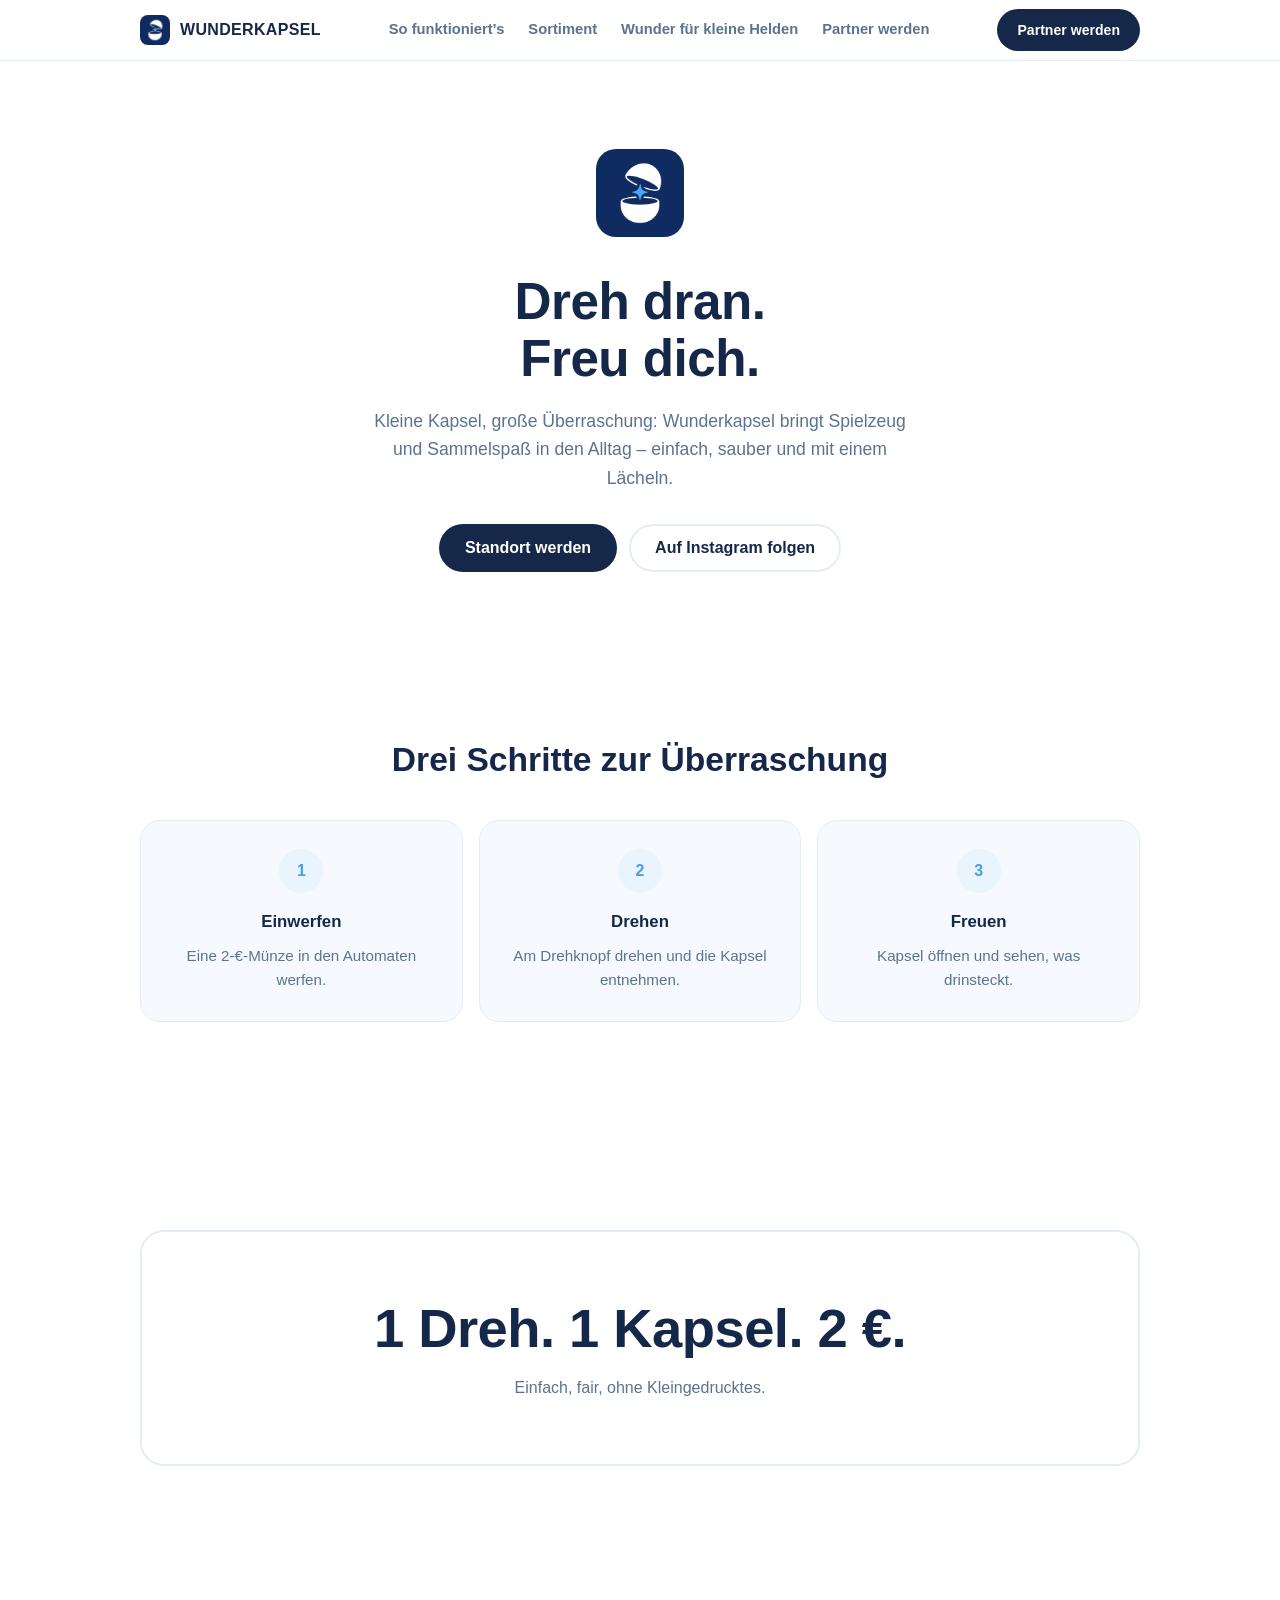
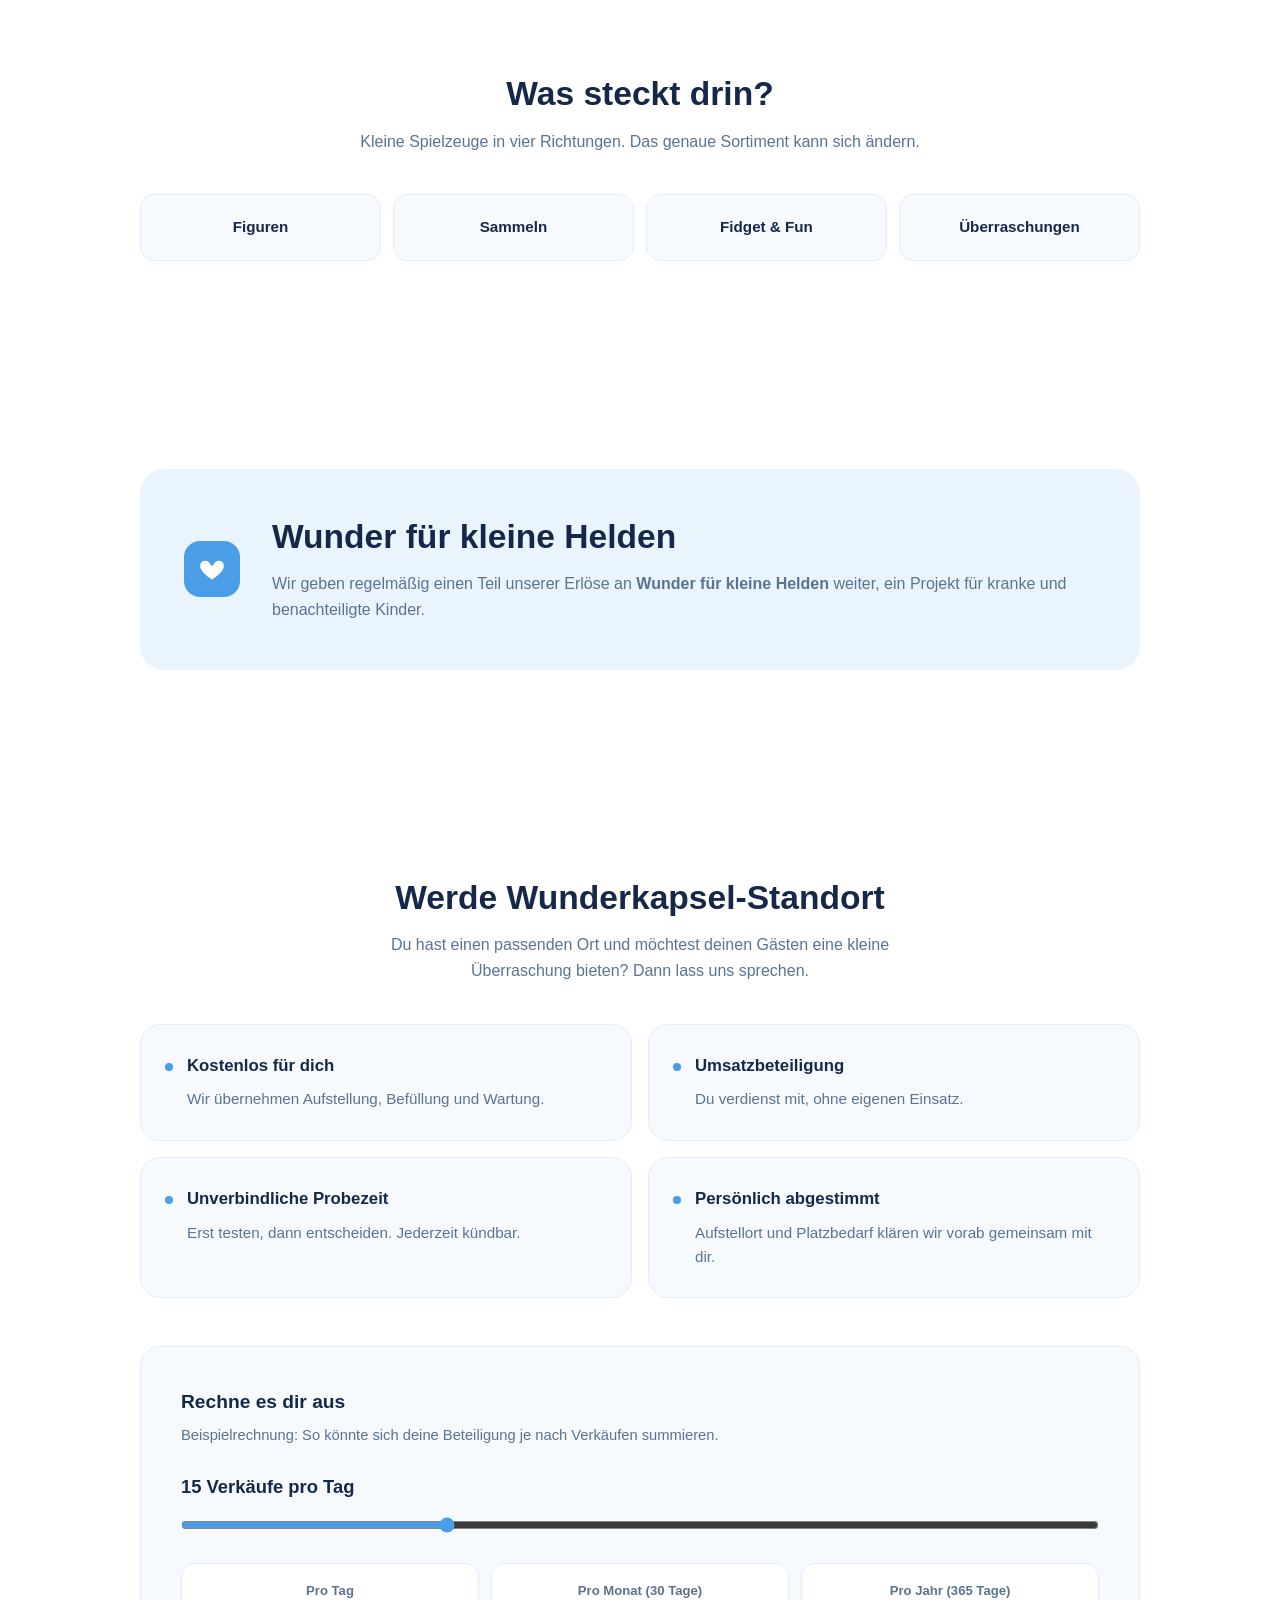
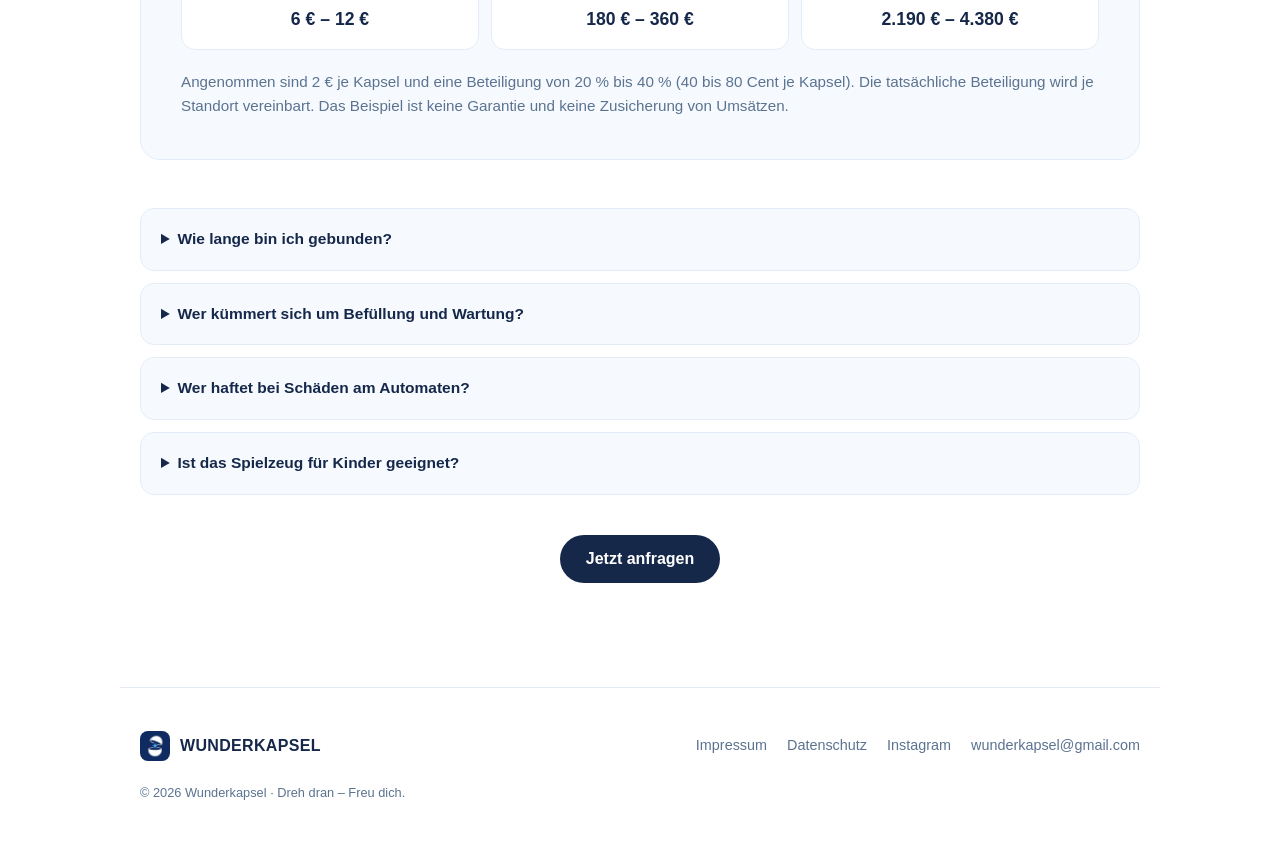
<file: index.html>
<!DOCTYPE html>
<html lang="de">
<head>
<meta charset="UTF-8">
<meta name="viewport" content="width=device-width, initial-scale=1, viewport-fit=cover">
<title>Wunderkapsel – Dreh dran. Freu dich.</title>
<meta name="description" content="Wunderkapsel stellt Spielzeug-Kapselautomaten in Geschäften im Raum Hamburg auf. Für Standorte kostenlos, mit Umsatzbeteiligung.">
<link rel="icon" href="logo.png">
<link rel="stylesheet" href="style.css">
</head>
<body>

<header>
  <div class="bar wrap">
    <a class="brand" href="index.html"><img src="logo.png" alt="">WUNDERKAPSEL</a>
    <nav class="links" aria-label="Hauptnavigation">
      <a href="#funktion">So funktioniert’s</a>
      <a href="#sortiment">Sortiment</a>
      <a href="#helden">Wunder für kleine Helden</a>
      <a href="#partner">Partner werden</a>
    </nav>
    <a class="btn sm" href="#partner">Partner werden</a>
  </div>
</header>

<main>
<section class="hero wrap">
  <img src="logo.png" alt="Wunderkapsel Logo">
  <h1>Dreh dran.<br>Freu dich.</h1>
  <p class="lead">Kleine Kapsel, große Überraschung: Wunderkapsel bringt Spielzeug und Sammelspaß in den Alltag – einfach, sauber und mit einem Lächeln.</p>
  <div class="row">
    <a class="btn" href="#partner">Standort werden</a>
    <a class="btn ghost" href="https://instagram.com/wunderkapsel" target="_blank" rel="noopener">Auf Instagram folgen</a>
  </div>
</section>

<section id="funktion" class="sec wrap">
  <div class="head"><h2>Drei Schritte zur Überraschung</h2></div>
  <div class="steps">
    <div class="card step"><div class="num">1</div><h3>Einwerfen</h3><p>Eine 2-€-Münze in den Automaten werfen.</p></div>
    <div class="card step"><div class="num">2</div><h3>Drehen</h3><p>Am Drehknopf drehen und die Kapsel entnehmen.</p></div>
    <div class="card step"><div class="num">3</div><h3>Freuen</h3><p>Kapsel öffnen und sehen, was drinsteckt.</p></div>
  </div>
</section>

<section class="sec wrap">
  <div class="price">
    <div class="big"><span>1 Dreh.</span> <span>1 Kapsel.</span> <span>2&nbsp;€.</span></div>
    <p>Einfach, fair, ohne Kleingedrucktes.</p>
  </div>
</section>

<section id="sortiment" class="sec wrap">
  <div class="head">
    <h2>Was steckt drin?</h2>
    <p>Kleine Spielzeuge in vier Richtungen. Das genaue Sortiment kann sich ändern.</p>
  </div>
  <div class="chips">
    <div class="chip">Figuren</div>
    <div class="chip">Sammeln</div>
    <div class="chip">Fidget &amp; Fun</div>
    <div class="chip">Überraschungen</div>
  </div>
</section>

<section id="helden" class="sec wrap">
  <div class="helden">
    <div class="mark" aria-hidden="true"><svg width="28" height="28" viewBox="0 0 24 24" fill="#fff"><path d="M12 21s-7.5-4.6-9.6-9.2C.9 8.4 2.6 5 6 5c2.1 0 3.4 1.1 4.2 2.3L12 9.6l1.8-2.3C14.6 6.1 15.9 5 18 5c3.4 0 5.1 3.400 3.600 6.800C19.500 16.400 12 21 12 21z"/></svg></div>
    <div>
      <h2>Wunder für kleine Helden</h2>
      <p>Wir geben regelmäßig einen Teil unserer Erlöse an <strong>Wunder für kleine Helden</strong> weiter, ein Projekt für kranke und benachteiligte Kinder.</p>
    </div>
  </div>
</section>

<section id="partner" class="sec wrap">
  <div class="head">
    <h2>Werde Wunderkapsel-Standort</h2>
    <p>Du hast einen passenden Ort und möchtest deinen Gästen eine kleine Überraschung bieten? Dann lass uns sprechen.</p>
  </div>

  <div class="benefits">
    <div class="card benefit"><div class="dot"></div><div><h3>Kostenlos für dich</h3><p>Wir übernehmen Aufstellung, Befüllung und Wartung.</p></div></div>
    <div class="card benefit"><div class="dot"></div><div><h3>Umsatzbeteiligung</h3><p>Du verdienst mit, ohne eigenen Einsatz.</p></div></div>
    <div class="card benefit"><div class="dot"></div><div><h3>Unverbindliche Probezeit</h3><p>Erst testen, dann entscheiden. Jederzeit kündbar.</p></div></div>
    <div class="card benefit"><div class="dot"></div><div><h3>Persönlich abgestimmt</h3><p>Aufstellort und Platzbedarf klären wir vorab gemeinsam mit dir.</p></div></div>
  </div>

  <div class="card calc">
    <h3>Rechne es dir aus</h3>
    <p class="sub">Beispielrechnung: So könnte sich deine Beteiligung je nach Verkäufen summieren.</p>
    <div class="sv"><span id="n">15</span> Verkäufe pro Tag</div>
    <input type="range" id="s" min="1" max="50" value="15" aria-label="Verkäufe pro Tag">
    <div class="res" aria-live="polite">
      <div class="box"><small>Pro Tag</small><b id="d"></b></div>
      <div class="box"><small>Pro Monat (30 Tage)</small><b id="m"></b></div>
      <div class="box"><small>Pro Jahr (365 Tage)</small><b id="y"></b></div>
    </div>
    <p class="note">Angenommen sind 2&nbsp;€ je Kapsel und eine Beteiligung von 20&nbsp;% bis 40&nbsp;% (40 bis 80 Cent je Kapsel). Die tatsächliche Beteiligung wird je Standort vereinbart. Das Beispiel ist keine Garantie und keine Zusicherung von Umsätzen.</p>
  </div>

  <div class="faq">
    <details><summary>Wie lange bin ich gebunden?</summary><p>Es gibt eine unverbindliche Probezeit. Danach ist die Zusammenarbeit jederzeit kündbar.</p></details>
    <details><summary>Wer kümmert sich um Befüllung und Wartung?</summary><p>Das übernehmen wir. Für dich entsteht kein laufender Aufwand.</p></details>
    <details><summary>Wer haftet bei Schäden am Automaten?</summary><p>Das regeln wir vorab schriftlich im Aufstellvertrag, damit für beide Seiten klar ist, wer wofür einsteht.</p></details>
    <details><summary>Ist das Spielzeug für Kinder geeignet?</summary><p>Wir achten auf eine kindgerechte Auswahl und die gesetzlich vorgeschriebene Kennzeichnung. Kapseln und Kleinteile sind nichts für Kinder unter 3&nbsp;Jahren.</p></details>
  </div>

  <div class="cta"><a class="btn" href="mailto:wunderkapsel@gmail.com?subject=Standortanfrage%20Wunderkapsel">Jetzt anfragen</a></div>
</section>
</main>

<footer class="wrap">
  <div class="foot">
    <a class="brand" href="index.html"><img src="logo.png" alt="">WUNDERKAPSEL</a>
    <div class="foot-links">
      <a href="impressum.html">Impressum</a>
      <a href="datenschutz.html">Datenschutz</a>
      <a href="https://instagram.com/wunderkapsel" target="_blank" rel="noopener">Instagram</a>
      <a href="mailto:wunderkapsel@gmail.com">wunderkapsel@gmail.com</a>
    </div>
  </div>
  <p class="foot-note">© 2026 Wunderkapsel · Dreh dran – Freu dich.</p>
</footer>

<script>
(function(){
  var s=document.getElementById('s');
  function f(x){return x.toLocaleString('de-DE',{maximumFractionDigits:2})+'\u00a0€';}
  function u(){
    var n=parseInt(s.value,10),t=n*2,a=t*0.2,b=t*0.4;
    document.getElementById('n').textContent=n;
    document.getElementById('d').textContent=f(a)+' – '+f(b);
    document.getElementById('m').textContent=f(a*30)+' – '+f(b*30);
    document.getElementById('y').textContent=f(a*365)+' – '+f(b*365);
  }
  s.addEventListener('input',u);u();
})();
</script>
</body>
</html>
</file>
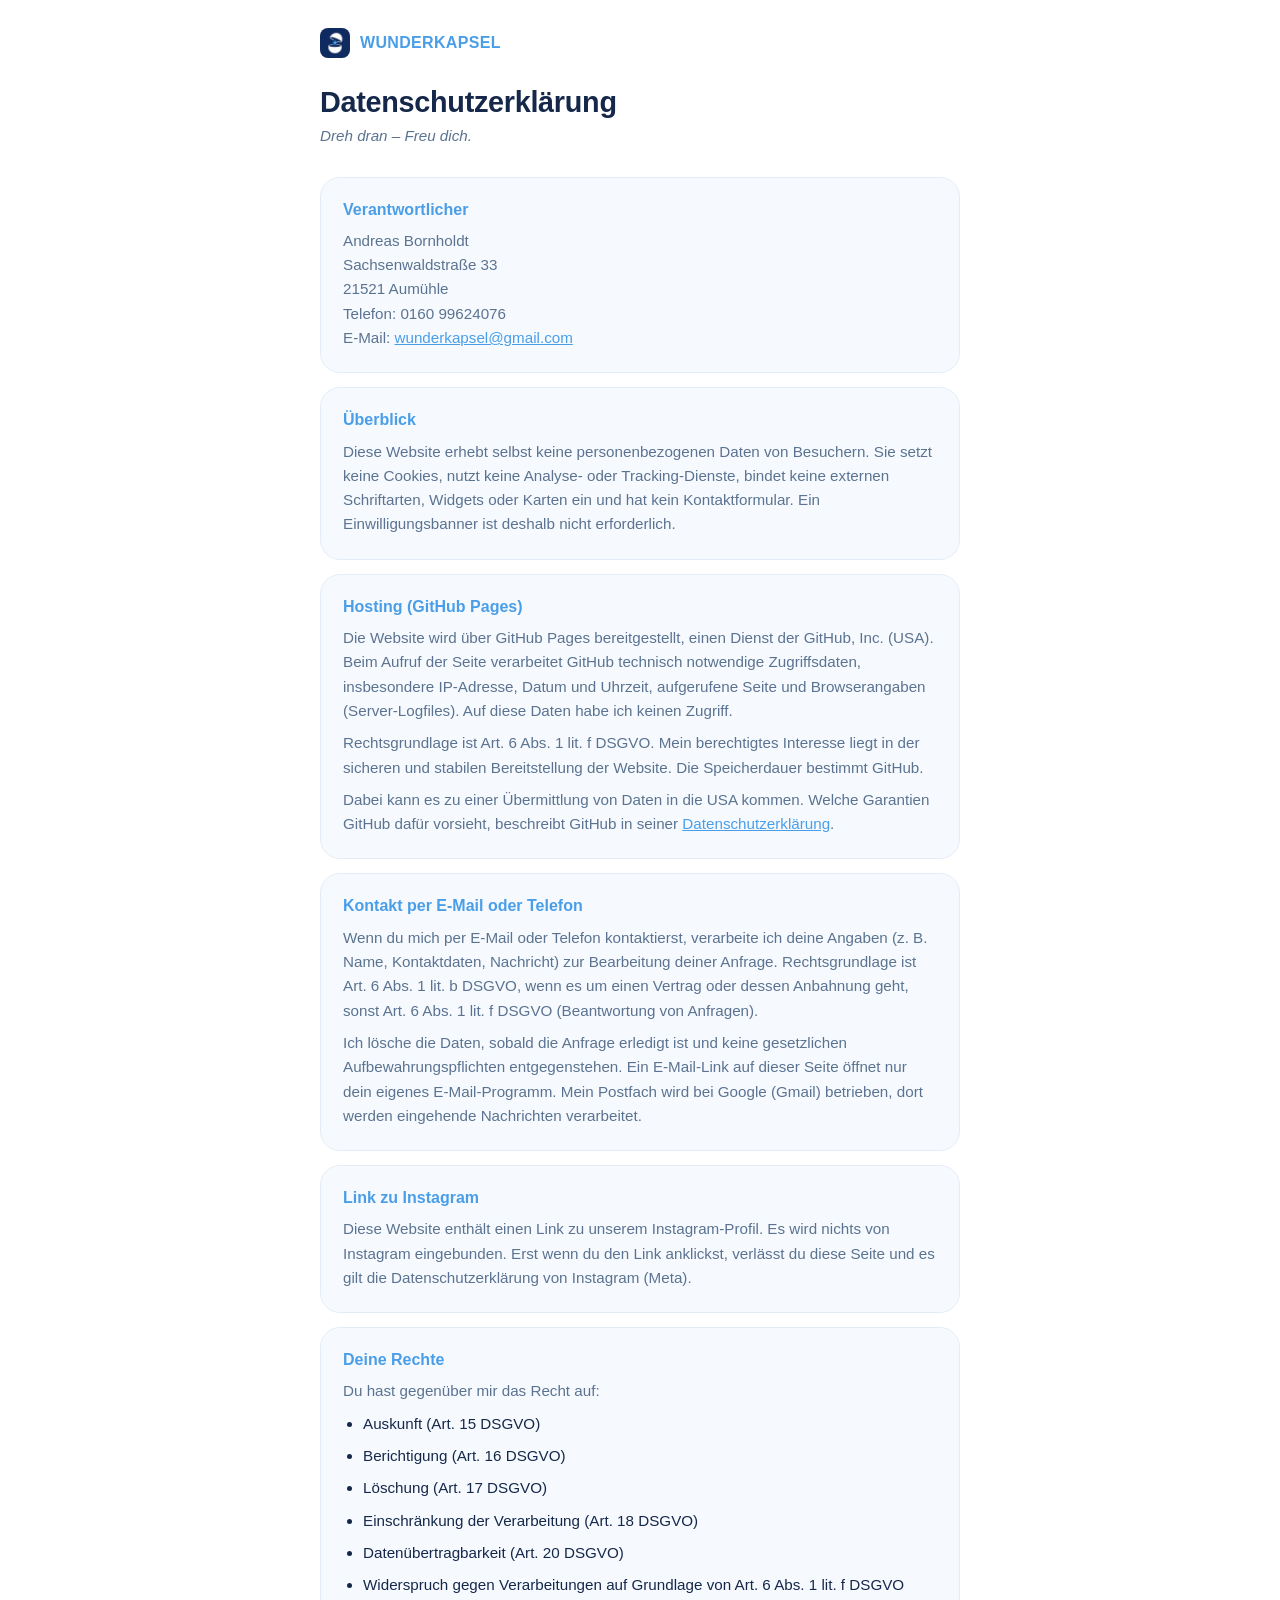
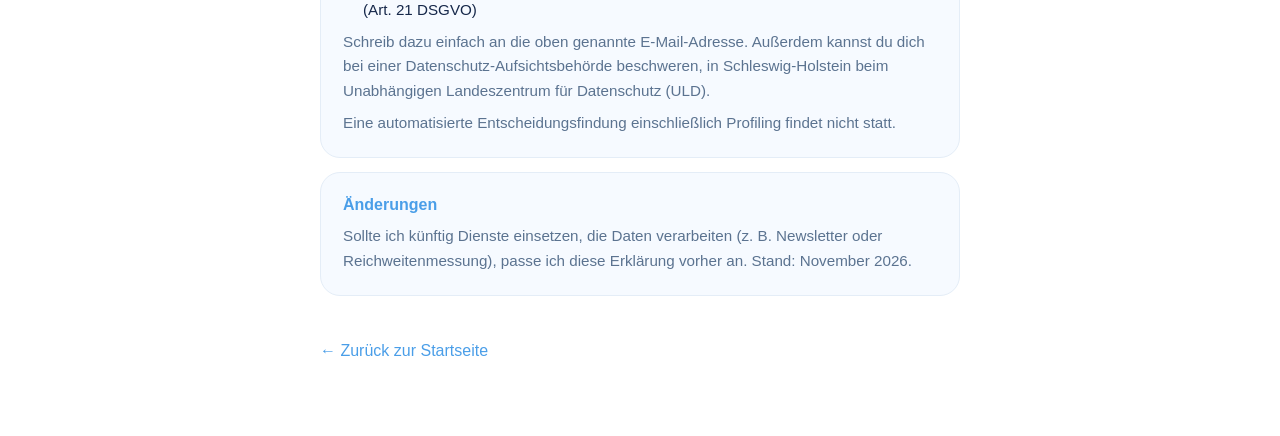
<file: datenschutz.html>
<!DOCTYPE html>
<html lang="de">
<head>
<meta charset="UTF-8">
<meta name="viewport" content="width=device-width, initial-scale=1, viewport-fit=cover">
<title>Datenschutzerklärung – Wunderkapsel</title>
<meta name="robots" content="noindex">
<link rel="icon" href="logo.png">
<link rel="stylesheet" href="style.css">
</head>
<body>
<main class="legal">
  <a class="brand" href="index.html"><img src="logo.png" alt="">WUNDERKAPSEL</a>
  <h1>Datenschutzerklärung</h1>
  <p class="slogan">Dreh dran – Freu dich.</p>

  <section class="card">
    <h2>Verantwortlicher</h2>
    <p>Andreas Bornholdt<br>Sachsenwaldstraße 33<br>21521 Aumühle<br>Telefon: 0160 99624076<br>E-Mail: <a href="mailto:wunderkapsel@gmail.com">wunderkapsel@gmail.com</a></p>
  </section>

  <section class="card">
    <h2>Überblick</h2>
    <p>Diese Website erhebt selbst keine personenbezogenen Daten von Besuchern. Sie setzt keine Cookies, nutzt keine Analyse- oder Tracking-Dienste, bindet keine externen Schriftarten, Widgets oder Karten ein und hat kein Kontaktformular. Ein Einwilligungsbanner ist deshalb nicht erforderlich.</p>
  </section>

  <section class="card">
    <h2>Hosting (GitHub Pages)</h2>
    <p>Die Website wird über GitHub Pages bereitgestellt, einen Dienst der GitHub, Inc. (USA). Beim Aufruf der Seite verarbeitet GitHub technisch notwendige Zugriffsdaten, insbesondere IP-Adresse, Datum und Uhrzeit, aufgerufene Seite und Browserangaben (Server-Logfiles). Auf diese Daten habe ich keinen Zugriff.</p>
    <p>Rechtsgrundlage ist Art. 6 Abs. 1 lit. f DSGVO. Mein berechtigtes Interesse liegt in der sicheren und stabilen Bereitstellung der Website. Die Speicherdauer bestimmt GitHub.</p>
    <p>Dabei kann es zu einer Übermittlung von Daten in die USA kommen. Welche Garantien GitHub dafür vorsieht, beschreibt GitHub in seiner <a href="https://docs.github.com/site-policy/privacy-policies/github-general-privacy-statement" target="_blank" rel="noopener">Datenschutzerklärung</a>.</p>
  </section>

  <section class="card">
    <h2>Kontakt per E-Mail oder Telefon</h2>
    <p>Wenn du mich per E-Mail oder Telefon kontaktierst, verarbeite ich deine Angaben (z. B. Name, Kontaktdaten, Nachricht) zur Bearbeitung deiner Anfrage. Rechtsgrundlage ist Art. 6 Abs. 1 lit. b DSGVO, wenn es um einen Vertrag oder dessen Anbahnung geht, sonst Art. 6 Abs. 1 lit. f DSGVO (Beantwortung von Anfragen).</p>
    <p>Ich lösche die Daten, sobald die Anfrage erledigt ist und keine gesetzlichen Aufbewahrungspflichten entgegenstehen. Ein E-Mail-Link auf dieser Seite öffnet nur dein eigenes E-Mail-Programm. Mein Postfach wird bei Google (Gmail) betrieben, dort werden eingehende Nachrichten verarbeitet.</p>
  </section>

  <section class="card">
    <h2>Link zu Instagram</h2>
    <p>Diese Website enthält einen Link zu unserem Instagram-Profil. Es wird nichts von Instagram eingebunden. Erst wenn du den Link anklickst, verlässt du diese Seite und es gilt die Datenschutzerklärung von Instagram (Meta).</p>
  </section>

  <section class="card">
    <h2>Deine Rechte</h2>
    <p>Du hast gegenüber mir das Recht auf:</p>
    <ul>
      <li>Auskunft (Art. 15 DSGVO)</li>
      <li>Berichtigung (Art. 16 DSGVO)</li>
      <li>Löschung (Art. 17 DSGVO)</li>
      <li>Einschränkung der Verarbeitung (Art. 18 DSGVO)</li>
      <li>Datenübertragbarkeit (Art. 20 DSGVO)</li>
      <li>Widerspruch gegen Verarbeitungen auf Grundlage von Art. 6 Abs. 1 lit. f DSGVO (Art. 21 DSGVO)</li>
    </ul>
    <p>Schreib dazu einfach an die oben genannte E-Mail-Adresse. Außerdem kannst du dich bei einer Datenschutz-Aufsichtsbehörde beschweren, in Schleswig-Holstein beim Unabhängigen Landeszentrum für Datenschutz (ULD).</p>
    <p>Eine automatisierte Entscheidungsfindung einschließlich Profiling findet nicht statt.</p>
  </section>

  <section class="card">
    <h2>Änderungen</h2>
    <p>Sollte ich künftig Dienste einsetzen, die Daten verarbeiten (z. B. Newsletter oder Reichweitenmessung), passe ich diese Erklärung vorher an. Stand: November 2026.</p>
  </section>

  <a class="back" href="index.html">← Zurück zur Startseite</a>
</main>
</body>
</html>
</file>
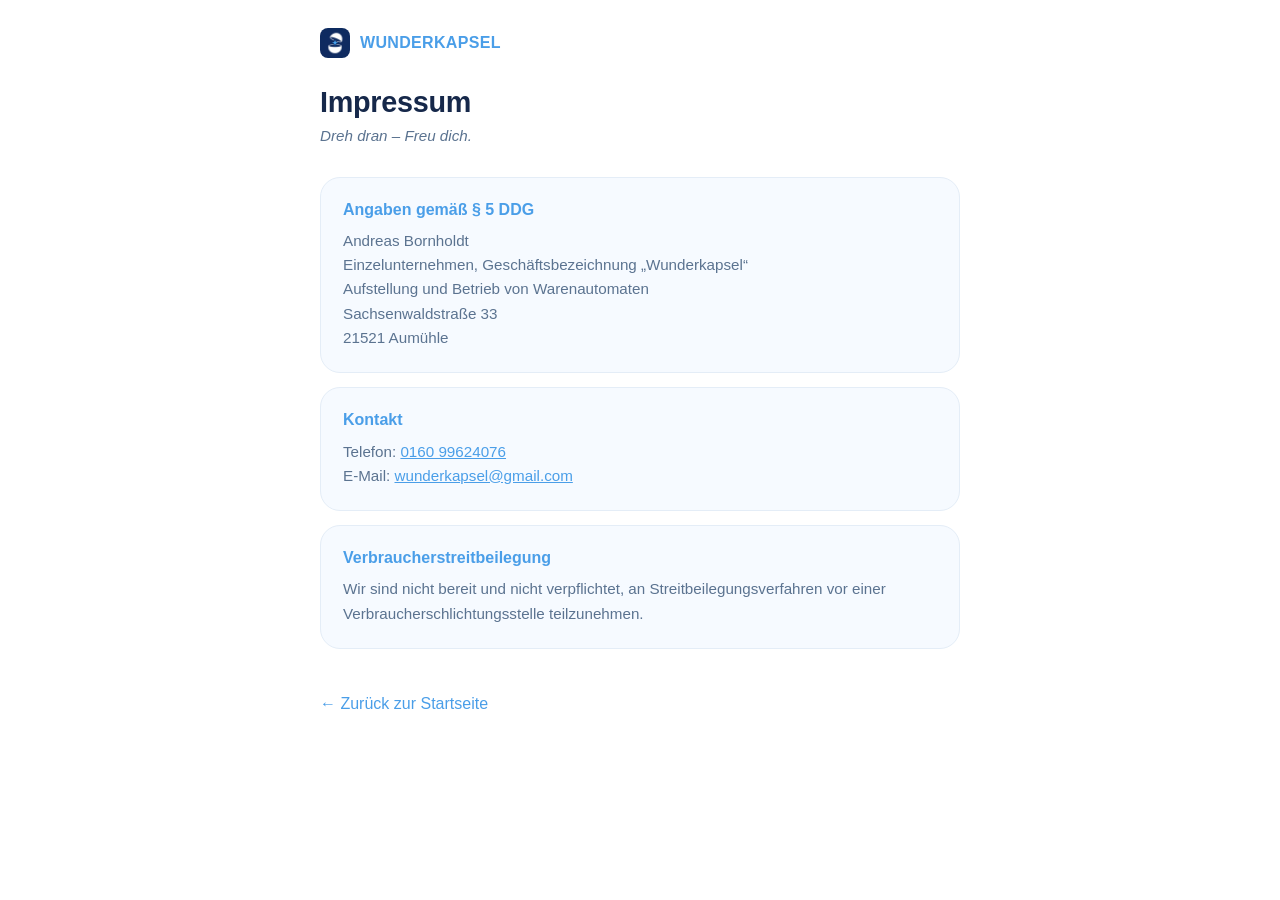
<file: impressum.html>
<!DOCTYPE html>
<html lang="de">
<head>
<meta charset="UTF-8">
<meta name="viewport" content="width=device-width, initial-scale=1, viewport-fit=cover">
<title>Impressum – Wunderkapsel</title>
<meta name="robots" content="noindex">
<link rel="icon" href="logo.png">
<link rel="stylesheet" href="style.css">
</head>
<body>
<main class="legal">
  <a class="brand" href="index.html"><img src="logo.png" alt="">WUNDERKAPSEL</a>
  <h1>Impressum</h1>
  <p class="slogan">Dreh dran – Freu dich.</p>

  <section class="card">
    <h2>Angaben gemäß § 5 DDG</h2>
    <p>Andreas Bornholdt<br>
    Einzelunternehmen, Geschäftsbezeichnung „Wunderkapsel“<br>
    Aufstellung und Betrieb von Warenautomaten<br>
    Sachsenwaldstraße 33<br>
    21521 Aumühle</p>
  </section>

  <section class="card">
    <h2>Kontakt</h2>
    <p>Telefon: <a href="tel:+4916099624076">0160 99624076</a><br>
    E-Mail: <a href="mailto:wunderkapsel@gmail.com">wunderkapsel@gmail.com</a></p>
  </section>

  <section class="card">
    <h2>Verbraucherstreitbeilegung</h2>
    <p>Wir sind nicht bereit und nicht verpflichtet, an Streitbeilegungsverfahren vor einer Verbraucherschlichtungsstelle teilzunehmen.</p>
  </section>

  <a class="back" href="index.html">← Zurück zur Startseite</a>
</main>
</body>
</html>
</file>
<file: style.css>
:root{--navy:#16284A;--blue:#4A9EE8;--soft:#eaf4fd;--surface:#f6faff;--muted:#5b7390;--border:#e4edf7;color-scheme:light}
*{box-sizing:border-box;margin:0;padding:0}
html{scroll-behavior:smooth;scroll-padding-top:76px;-webkit-text-size-adjust:100%}
body{background:#fff;color:var(--navy);font:16px/1.6 -apple-system,BlinkMacSystemFont,"Segoe UI",Roboto,Helvetica,Arial,sans-serif;padding-bottom:env(safe-area-inset-bottom,0px)}
a{color:inherit}
:focus-visible{outline:3px solid var(--blue);outline-offset:3px;border-radius:6px}

/* Layout: .wrap nur Breite/Seitenrand, .sec nur Abstand oben/unten (gleiche Spezifität, .sec steht danach) */
.wrap{max-width:1040px;margin:0 auto;padding-left:max(20px,env(safe-area-inset-left,0px));padding-right:max(20px,env(safe-area-inset-right,0px))}
.sec{padding-top:64px;padding-bottom:64px}

header{position:sticky;top:0;z-index:50;background:rgba(255,255,255,.94);-webkit-backdrop-filter:blur(10px);backdrop-filter:blur(10px);border-bottom:1px solid var(--border);padding-top:env(safe-area-inset-top,0px)}
.bar{display:flex;align-items:center;justify-content:space-between;gap:12px;min-height:60px}
.brand{display:flex;align-items:center;gap:10px;font-weight:800;letter-spacing:.02em;text-decoration:none;white-space:nowrap}
.brand img{width:30px;height:30px;border-radius:8px}
.links{display:none;gap:24px;font-size:.92rem;font-weight:600}
.links a{text-decoration:none;color:var(--muted);white-space:nowrap}
.links a:hover{color:var(--blue)}

.btn{display:inline-flex;align-items:center;justify-content:center;min-height:48px;padding:0 24px;border-radius:999px;font-weight:700;font-size:1rem;text-decoration:none;border:2px solid transparent;background:var(--navy);color:#fff;white-space:nowrap}
.btn:hover{background:var(--blue)}
.btn.ghost{background:none;border-color:var(--border);color:var(--navy)}
.btn.ghost:hover{border-color:var(--blue);color:var(--blue)}
.btn.sm{min-height:42px;padding:0 18px;font-size:.88rem}

.hero{padding-top:56px;padding-bottom:40px;text-align:center}
.hero img{width:88px;height:88px;margin:0 auto 28px;border-radius:20px}
h1{font-size:clamp(2.1rem,9vw,3.2rem);line-height:1.12;letter-spacing:-.01em;margin-bottom:20px}
h2{font-size:clamp(1.5rem,6vw,2.1rem);line-height:1.2;margin-bottom:14px}
.lead{font-size:1.1rem;color:var(--muted);max-width:540px;margin:0 auto 32px}
.row{display:flex;flex-direction:column;gap:12px;max-width:360px;margin:0 auto}
.head{text-align:center;max-width:560px;margin:0 auto 40px}
.head p{color:var(--muted)}

.card{background:var(--surface);border:1px solid var(--border);border-radius:20px;padding:28px 24px}
.card h3{font-size:1.05rem;margin-bottom:8px}
.card p{color:var(--muted);font-size:.95rem}
.steps,.benefits{display:grid;gap:16px}
.step{text-align:center}
.num{width:44px;height:44px;border-radius:50%;background:var(--soft);color:var(--blue);font-weight:800;display:flex;align-items:center;justify-content:center;margin:0 auto 16px}
.benefit{display:flex;gap:14px}
.dot{width:8px;height:8px;border-radius:50%;background:var(--blue);margin-top:10px;flex-shrink:0}

.price{text-align:center;padding:44px 20px;border:2px solid var(--border);border-radius:24px}
.big{font-size:clamp(1.7rem,7.5vw,3.4rem);font-weight:800;letter-spacing:-.01em;line-height:1.2}
.big span{white-space:nowrap}
.price p{color:var(--muted);margin-top:14px}

.chips{display:grid;grid-template-columns:1fr 1fr;gap:12px}
.chip{background:var(--surface);border:1px solid var(--border);border-radius:14px;padding:20px 8px;text-align:center;font-weight:700;font-size:.95rem;white-space:nowrap}

.helden{background:var(--soft);border-radius:24px;padding:32px 24px;display:flex;flex-direction:column;gap:20px;align-items:center;text-align:center}
.mark{width:56px;height:56px;border-radius:16px;background:var(--blue);display:flex;align-items:center;justify-content:center;flex-shrink:0}
.helden p{color:var(--muted)}

.calc{padding:28px 20px;margin:48px 0}
.calc h3{font-size:1.2rem;margin-bottom:6px}
.calc .sub{color:var(--muted);font-size:.92rem;margin-bottom:24px}
.sv{font-weight:800;font-size:1.15rem;margin-bottom:6px;white-space:nowrap}
input[type=range]{width:100%;height:36px;accent-color:var(--blue);margin-bottom:20px}
.res{display:grid;gap:12px;margin-bottom:20px}
.box{background:#fff;border:1px solid var(--border);border-radius:14px;padding:16px;text-align:center}
.box small{display:block;font-size:.82rem;color:var(--muted);font-weight:600;margin-bottom:4px}
.box b{font-size:1.1rem;white-space:nowrap}
.note{font-size:.82rem;color:var(--muted)}

.faq{display:grid;gap:12px}
details{background:var(--surface);border:1px solid var(--border);border-radius:14px;padding:18px 20px}
summary{cursor:pointer;font-weight:700;font-size:.97rem}
details p{margin-top:12px;color:var(--muted);font-size:.93rem}
.cta{text-align:center;margin-top:40px}

footer{border-top:1px solid var(--border);padding-top:40px;padding-bottom:40px}
.foot{display:flex;flex-direction:column;gap:16px}
.foot-links{display:flex;flex-wrap:wrap;gap:4px 20px;font-size:.9rem}
.foot-links a{text-decoration:none;color:var(--muted);padding:6px 0}
.foot-links a:hover{color:var(--blue)}
.foot-note{color:var(--muted);font-size:.8rem;margin-top:20px}

/* Impressum / Datenschutz */
.legal{max-width:680px;margin:0 auto;padding:calc(28px + env(safe-area-inset-top,0px)) max(20px,env(safe-area-inset-right,0px)) 64px max(20px,env(safe-area-inset-left,0px))}
.legal h1{font-size:1.8rem;margin:28px 0 6px}
.legal .slogan{color:var(--muted);font-style:italic;margin-bottom:28px;font-size:.95rem}
.legal .card{margin-bottom:14px;padding:22px}
.legal h2{font-size:1rem;color:var(--blue);margin-bottom:10px}
.legal p,.legal li{font-size:.95rem;margin-bottom:8px}
.legal p:last-child{margin-bottom:0}
.legal ul{margin:0 0 8px 20px}
.legal a{color:var(--blue);overflow-wrap:anywhere}
.back{display:inline-block;margin-top:20px;color:var(--muted);text-decoration:none;padding:8px 0}

@media(min-width:560px){.row{flex-direction:row;justify-content:center;max-width:none}}
@media(min-width:640px){.chips{grid-template-columns:repeat(4,1fr)}.benefits{grid-template-columns:1fr 1fr}.calc{padding:40px}}
@media(min-width:760px){.steps{grid-template-columns:repeat(3,1fr)}.helden{flex-direction:row;text-align:left;padding:48px 44px;gap:32px}.price{padding:64px 40px}}
@media(min-width:901px){.links{display:flex}.res{grid-template-columns:repeat(3,1fr)}.sec{padding-top:104px;padding-bottom:104px}.hero{padding-top:88px;padding-bottom:64px}}
@media(min-width:640px){.foot{flex-direction:row;justify-content:space-between;align-items:center}}
@media(prefers-reduced-motion:reduce){html{scroll-behavior:auto}}
</file>
